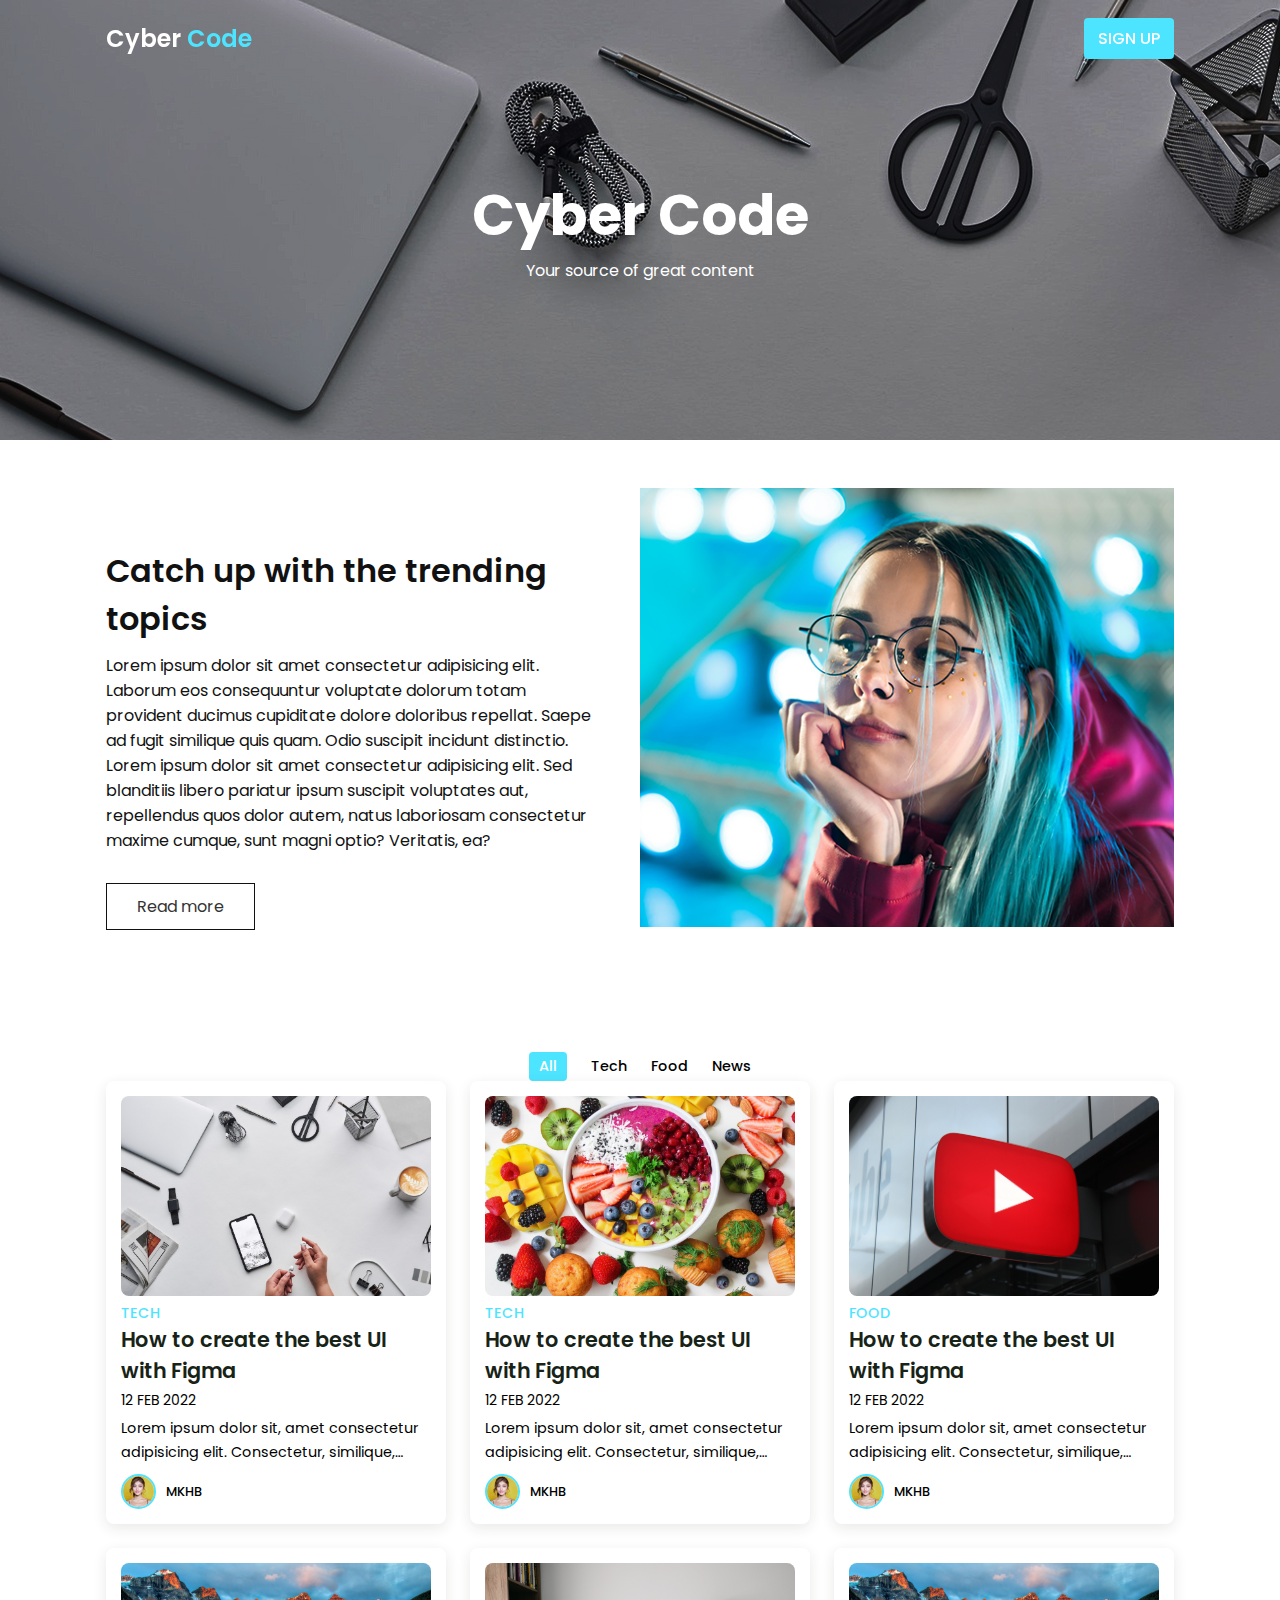
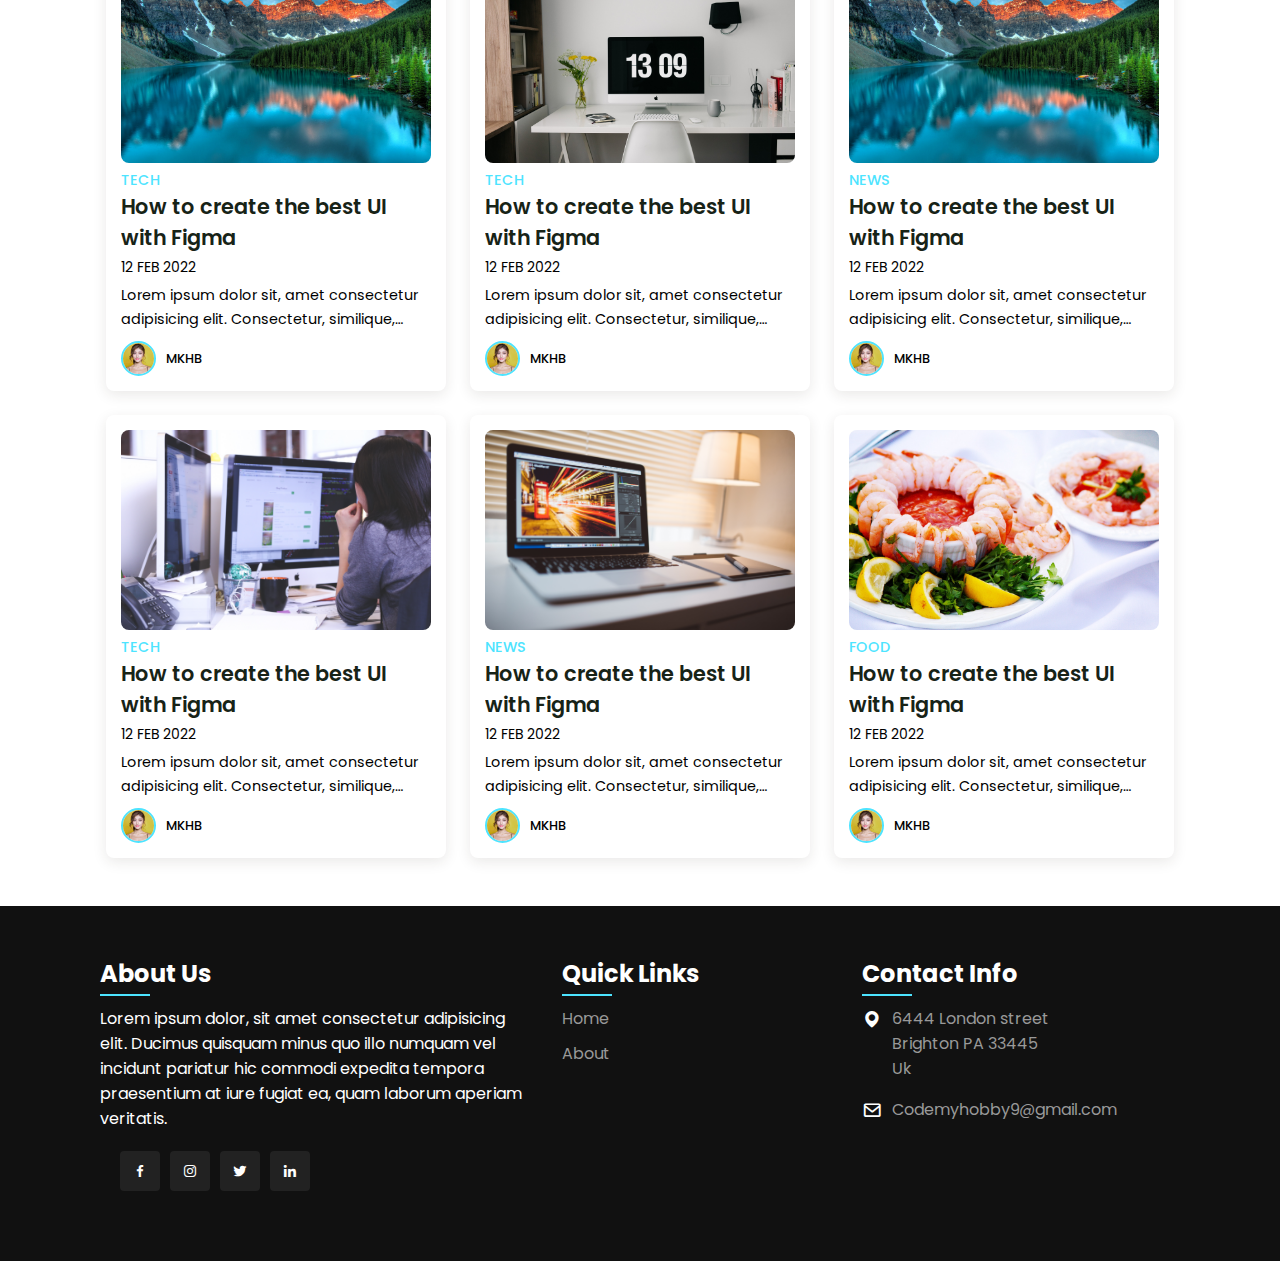
<file: blog/index.html>
<!DOCTYPE html>
<html lang="en">
<head>
    <meta charset="UTF-8">
    <meta http-equiv="X-UA-Compatible" content="IE=edge">
    <meta name="viewport" content="width=device-width, initial-scale=1.0">
    <title>Cyber Code</title>
    <!-- Box-icon -->
    <link href='https://unpkg.com/boxicons@2.1.4/css/boxicons.min.css' rel='stylesheet'>
    <link rel="stylesheet" href="style.css">
</head>
<body>
    <header>
        <div class="nav container">
            <a href="#" class="logo">Cyber <span>Code</span></a>
            <a href="#" class="login">Sign Up</a>
        </div>
    </header>

    <section class="home" id="home">
        <div class="home-text container">
            <h2 class="home-title">Cyber Code</h2>
            <span class="home-subtitle">Your source of great content</span>
        </div>
    </section>

    <section class="about container" id="about">
        <div class="contentBx">
            <h2 class="titleText">Catch up with the trending topics</h2>
            <p class="title-text">
                Lorem ipsum dolor sit amet consectetur adipisicing elit. Laborum eos consequuntur voluptate dolorum totam provident ducimus cupiditate dolore doloribus repellat. Saepe ad fugit similique quis quam. Odio suscipit incidunt distinctio.
                <br>Lorem ipsum dolor sit amet consectetur adipisicing elit. Sed blanditiis libero pariatur ipsum suscipit voluptates aut, repellendus quos dolor autem, natus laboriosam consectetur maxime cumque, sunt magni optio? Veritatis, ea?
            </p>
            <a href="#" class="btn2">Read more</a>
        </div>
        <div class="imgBx">
            <img src="images/about.png" alt="" class="fitBg">
        </div>
    </section>

    <div class="post-filter container">
        <span class="filter-item active-filter" data-filter="all">All</span>
        <span class="filter-item" data-filter="tech">Tech</span>
        <span class="filter-item" data-filter="food">Food</span>
        <span class="filter-item" data-filter="news">News</span>
    </div>
    
    <div class="post container">
        <!-- Post 1 -->
        <div class="post-box tech">
            <img src="images/img1.jpg" alt="" class="post-img">
            <h2 class="category">Tech</h2>
            <a href="#" class="post-title">How to create the best UI with Figma</a>
            <span class="post-date">12 Feb 2022</span>
            <p class="post-description">Lorem ipsum dolor sit, amet consectetur adipisicing elit. Consectetur, similique, rerum excepturi harum, vitae facilis corrupti vel modi debitis est perferendis aut quasi ea unde repudiandae iste architecto. Corporis, voluptates.</p>
            <div class="profile">
                <img src="images/testi1.jpg" alt="" class="profile-img">
                <span class="profile-name">MKHB</span>
            </div>
        </div>
        <!-- Post 2 -->
        <div class="post-box food">
            <img src="images/img2.jpg" alt="" class="post-img">
            <h2 class="category">Tech</h2>
            <a href="#" class="post-title">How to create the best UI with Figma</a>
            <span class="post-date">12 Feb 2022</span>
            <p class="post-description">Lorem ipsum dolor sit, amet consectetur adipisicing elit. Consectetur, similique, rerum excepturi harum, vitae facilis corrupti vel modi debitis est perferendis aut quasi ea unde repudiandae iste architecto. Corporis, voluptates.</p>
            <div class="profile">
                <img src="images/testi1.jpg" alt="" class="profile-img">
                <span class="profile-name">MKHB</span>
            </div>
        </div>
        <!-- Post 3 -->
        <div class="post-box food">
            <img src="images/img3.jpg" alt="" class="post-img">
            <h2 class="category">Food</h2>
            <a href="#" class="post-title">How to create the best UI with Figma</a>
            <span class="post-date">12 Feb 2022</span>
            <p class="post-description">Lorem ipsum dolor sit, amet consectetur adipisicing elit. Consectetur, similique, rerum excepturi harum, vitae facilis corrupti vel modi debitis est perferendis aut quasi ea unde repudiandae iste architecto. Corporis, voluptates.</p>
            <div class="profile">
                <img src="images/testi1.jpg" alt="" class="profile-img">
                <span class="profile-name">MKHB</span>
            </div>
        </div>
        <!-- Post 4 -->
        <div class="post-box news">
            <img src="images/img4.jpg" alt="" class="post-img">
            <h2 class="category">Tech</h2>
            <a href="#" class="post-title">How to create the best UI with Figma</a>
            <span class="post-date">12 Feb 2022</span>
            <p class="post-description">Lorem ipsum dolor sit, amet consectetur adipisicing elit. Consectetur, similique, rerum excepturi harum, vitae facilis corrupti vel modi debitis est perferendis aut quasi ea unde repudiandae iste architecto. Corporis, voluptates.</p>
            <div class="profile">
                <img src="images/testi1.jpg" alt="" class="profile-img">
                <span class="profile-name">MKHB</span>
            </div>
        </div>
        <!-- Post 5 -->
        <div class="post-box tech">
            <img src="images/img5.jpg" alt="" class="post-img">
            <h2 class="category">Tech</h2>
            <a href="#" class="post-title">How to create the best UI with Figma</a>
            <span class="post-date">12 Feb 2022</span>
            <p class="post-description">Lorem ipsum dolor sit, amet consectetur adipisicing elit. Consectetur, similique, rerum excepturi harum, vitae facilis corrupti vel modi debitis est perferendis aut quasi ea unde repudiandae iste architecto. Corporis, voluptates.</p>
            <div class="profile">
                <img src="images/testi1.jpg" alt="" class="profile-img">
                <span class="profile-name">MKHB</span>
            </div>
        </div>
        <!-- Post 6 -->
        <div class="post-box news">
            <img src="images/img4.jpg" alt="" class="post-img">
            <h2 class="category">News</h2>
            <a href="#" class="post-title">How to create the best UI with Figma</a>
            <span class="post-date">12 Feb 2022</span>
            <p class="post-description">Lorem ipsum dolor sit, amet consectetur adipisicing elit. Consectetur, similique, rerum excepturi harum, vitae facilis corrupti vel modi debitis est perferendis aut quasi ea unde repudiandae iste architecto. Corporis, voluptates.</p>
            <div class="profile">
                <img src="images/testi1.jpg" alt="" class="profile-img">
                <span class="profile-name">MKHB</span>
            </div>
        </div>
        <!-- Post 7 -->
        <div class="post-box tech">
            <img src="images/img7.jpg" alt="" class="post-img">
            <h2 class="category">Tech</h2>
            <a href="#" class="post-title">How to create the best UI with Figma</a>
            <span class="post-date">12 Feb 2022</span>
            <p class="post-description">Lorem ipsum dolor sit, amet consectetur adipisicing elit. Consectetur, similique, rerum excepturi harum, vitae facilis corrupti vel modi debitis est perferendis aut quasi ea unde repudiandae iste architecto. Corporis, voluptates.</p>
            <div class="profile">
                <img src="images/testi1.jpg" alt="" class="profile-img">
                <span class="profile-name">MKHB</span>
            </div>
        </div>
        <!-- Post 1 -->
        <div class="post-box news">
            <img src="images/img8.jpg" alt="" class="post-img">
            <h2 class="category">News</h2>
            <a href="#" class="post-title">How to create the best UI with Figma</a>
            <span class="post-date">12 Feb 2022</span>
            <p class="post-description">Lorem ipsum dolor sit, amet consectetur adipisicing elit. Consectetur, similique, rerum excepturi harum, vitae facilis corrupti vel modi debitis est perferendis aut quasi ea unde repudiandae iste architecto. Corporis, voluptates.</p>
            <div class="profile">
                <img src="images/testi1.jpg" alt="" class="profile-img">
                <span class="profile-name">MKHB</span>
            </div>
        </div>
        <!-- Post 9 -->
        <div class="post-box food">
            <img src="images/img10.jpg" alt="" class="post-img">
            <h2 class="category">Food</h2>
            <a href="#" class="post-title">How to create the best UI with Figma</a>
            <span class="post-date">12 Feb 2022</span>
            <p class="post-description">Lorem ipsum dolor sit, amet consectetur adipisicing elit. Consectetur, similique, rerum excepturi harum, vitae facilis corrupti vel modi debitis est perferendis aut quasi ea unde repudiandae iste architecto. Corporis, voluptates.</p>
            <div class="profile">
                <img src="images/testi1.jpg" alt="" class="profile-img">
                <span class="profile-name">MKHB</span>
            </div>
        </div>
    </div>

    <footer>
        <div class="footer-container">
            <div class="sec aboutus">
                <h2>About Us</h2>
                <p>Lorem ipsum dolor, sit amet consectetur adipisicing elit. Ducimus quisquam minus quo illo numquam vel incidunt pariatur hic commodi expedita tempora praesentium at iure fugiat ea, quam laborum aperiam veritatis.</p>
                <ul class="sci">
                    <li><a href="#"><i class="bx bxl-facebook"></i></a></li>
                    <li><a href="#"><i class="bx bxl-instagram"></i></a></li>
                    <li><a href="#"><i class="bx bxl-twitter"></i></a></li>
                    <li><a href="#"><i class="bx bxl-linkedin"></i></a></li>
                </ul>
            </div>
            <div class="sec quicklinks">
                <h2>Quick Links</h2>
                <ul>
                    <li><a href="#">Home</a></li>
                    <li><a href="#">About</a></li>
                </ul>
            </div>
            <div class="sec contactBx">
                <h2>Contact Info</h2>
                <ul class="info">
                    <li>
                        <span><i class='bx bxs-map'></i></span>
                        <span>6444 London street <br> Brighton PA 33445 <br> Uk</span>
                    </li>
                    <li>
                        <span><i class='bx bx-envelope' ></i></span>
                        <p><a href="mailto:codemyhobby9@gmail.com">Codemyhobby9@gmail.com</a></p>
                    </li>
                </ul>
            </div>
        </div>
    </footer>

    <script src="https://cdnjs.cloudflare.com/ajax/libs/jquery/3.6.1/jquery.min.js" integrity="sha512-aVKKRRi/Q/YV+4mjoKBsE4x3H+BkegoM/em46NNlCqNTmUYADjBbeNefNxYV7giUp0VxICtqdrbqU7iVaeZNXA==" crossorigin="anonymous" referrerpolicy="no-referrer"></script>
    <script src="main.js"></script>
</body>
</html>
</file>
<file: blog/style.css>
@import url('https://fonts.googleapis.com/css2?family=Poppins:ital,wght@0,600;0,700;1,400&display=swap');
*{
    font-family: 'Poppins', sans-serif;
    margin: 0;
    padding: 0;
    scroll-behavior: smooth;
    scroll-padding-top: 2rem;
    box-sizing: border-box;
}

/* root values */
:root{
    --container-color: #1a1e21;
    --second-color: rgba(77, 228, 255);
    --text-color: #172317;
    --bg-color: #fff;
}

::selection{
    color: var(--bg-color);
    background: var(--second-color);
}

a{
    text-decoration: none;
}

li{
    list-style: none;
}

img{
    width: 100%;
}

section{
    padding: 3rem 0 2rem;
}

.container{
    max-width: 1068px;
    margin: auto;
    width: 100%;
}

a{
    color: #fff;
}

/* Header */
header{
    position: fixed;
    top: 0;
    left: 0;
    width: 100%;
    z-index: 200;
}

header.shadow{
    background: var(--bg-color);
    box-shadow: 0 1px 4px hsl(0 4% 14% / 10%);
    transition: .5s;
}

header.shadow .logo{
    color: var(--text-color);
}

.nav{
    display: flex;
    align-items: center;
    justify-content: space-between;
    padding: 18px 0;
}

.logo{
    font-size: 1.5rem;
    font-weight: 600;
    color: var(--bg-color);
}

.logo span{
    color: var(--second-color);
}

.login{
    padding: 8px 14px;
    text-transform: uppercase;
    font-weight: 500;
    border-radius: 4px;
    background: var(--second-color);
    color: var(--bg-color);
}

.login:hover{
    background: hsl(199, 98%, 56%);
    transition: .5s;
}

.home{
    width: 100%;
    min-height: 440px;
    background: url("images/banner2.png");
    display: grid;
    justify-content: center;
    align-items: center;
}

.home-text{
    color: var(--bg-color);
    text-align: center;
}

.home-title{
    font-size: 3.5rem;
}

.home-subtitle{
    font-size: 1rem;
    font-weight: 400;
}

.about{
    position: relative;
    width: 100%;
    display: flex !important;
    justify-content: center;
    align-items: center;
}

.about .contentBx{
    max-width: 50%;
    width: 50%;
    text-align: left;
    padding-right: 40px;
}

.titleText{
    font-weight: 600;
    color: #111;
    font-size: 2rem;
    margin-bottom: 10px;
}

.title-text{
    color: #111;
    font-size: 1em;
}

.about .imgBx{
    position: relative;
    min-width: 50%;
    width: 50%;
    min-height: 500px;
}

.btn2{
    position: relative;
    display: inline-block;
    margin-top: 30px;
    padding: 10px 30px;
    background: #fff;
    border: .8px solid #111;
    color: #333;
    text-decoration: none;
    transition: 0.5s;
}

.btn2:hover{
    background-color: var(--second-color);
    border: none;
    color: #fff;
}

.post-filter{
    display: flex;
    justify-content: center;
    align-items: center;
    column-gap: 1.5rem;
    margin-top: 2rem !important;
}

.filter-item{
    font-size: 0.9rem;
    font-weight: 500;
    cursor: pointer;
}

.active-filter{
    background: var(--second-color);
    color: var(--bg-color);
    padding: 4px 10px;
    border-radius: 4px;
}

.post{
    display: grid;
    grid-template-columns: repeat(auto-fit, minmax(280px, auto));
    justify-content: center;
    gap: 1.5rem;
}

.post-box{
    background: var(--bg-color);
    box-shadow: 0 4px 14px hsl(35deg 25% 15% / 10%);
    padding: 15px;
    border-radius: 0.5rem;
}

.post-img{
    width: 100%;
    height: 200px;
    object-fit: cover;
    object-position: center;
    border-radius: 0.5rem;
}

.category{
    font-size: 0.9rem;
    font-weight: 500;
    text-transform: uppercase;
    color: var(--second-color);
}

.post-title{
    font-size: 1.3rem;
    font-weight: 600;
    color: var(--text-color);
    display: -webkit-box;
    -webkit-line-clamp: 2;
    -webkit-box-orient: vertical;
    overflow: hidden;
}

.post-date{
    display: flex;
    font-size: 0.875rem;
    text-transform: uppercase;
    margin-top: 4px;
    font-weight: 400;
}

.post-description{
    font-size: 0.9rem;
    line-height: 1.5rem;
    margin: 5px 0 10px;
    display: -webkit-box;
    -webkit-line-clamp: 2;
    -webkit-box-orient: vertical;
    overflow: hidden;
}

.profile{
    display: flex;
    align-items: center;
    gap: 10px;
}

.profile-img{
    width: 35px;
    height: 35px;
    border-radius: 50%;
    object-fit: cover;
    object-position: center;
    border: 2px solid var(--second-color);
}

.profile-name{
    font-size: .8rem;
    font-weight: 500;
}

footer{
    position: relative;
    width: 100%;
    height: auto;
    padding: 50px 100px;
    margin-top: 3rem;
    background: #111;
    display: flex;
    font-family: sans-serif;
    justify-content: space-between;
}

.footer-container{
    display: flex;
    justify-content: space-between;
    flex-wrap: wrap;
    flex-direction: row;
}

.footer-container .sec{
    margin-right: 30px;
}

.footer-container .sec.aboutus{
    width: 40%;
}

.footer-container h2{
    position: relative;
    color: #fff;
    margin-bottom: 15px;
}

.footer-container h2::before{
    content: '';
    position: absolute;
    bottom: -5px;
    left: 0;
    width: 50px;
    height: 2px;
    background: rgb(77, 228, 255);
}

footer p{
    color: #fff;
}

.sci{
    margin: 20px;
    display: flex;
}

.sci li{
    list-style: none;
}

.sci li a{
    display: inline-block;
    width: 40px;
    height: 40px;
    background: #222;
    display: flex;
    justify-content: center;
    align-items: center;
    margin-right: 10px;
    text-decoration: none;
    border-radius: 4px;
    transition: .5s;
}

.sci li a:hover{
    background: rgb(77, 228, 255);
}

.sci i a .bx{
    color: #fff;
    font-size: 20px;
}

.quicklinks{
    position: relative;
    width: 25%;
}

.quicklinks ul li{
    list-style: none;
}

.quicklinks ul li a{
    color: #999;
    text-decoration: none;
    margin-bottom: 10px;
    display: inline-block;
    transition: .3s;
}

.quicklinks ul li a:hover{
    color: #fff;
}

.footer-container .contactBx{
    width: calc(35% - 60px);
    margin-right: 0 !important;
}

.contactBx .info{
    position: relative;
}

.contactBx .info li{
    display: flex !important;
    margin-bottom: 16px;
}

.contactBx .info li span:nth-child(1){
    color: #fff;
    font-size: 20px;
    margin-right: 10px;
}

.contactBx .info li span{
    color: #999;
}

.contactBx .info li a{
    color: #999;
    text-decoration: none;
    transition: .5s;
}

.contactBx .info li a:hover{
    color: #fff;
}

@media (max-width: 1060px){
    .container{
        margin: 0 auto;
        width: 95%;
    }

    .home-text{
        width: 100%
    }
}

@media (max-width: 768px){
    .nav{
        padding: 10px 0;
    }

    section{
        padding: 2rem 0 !important;
    }

    .header-content{
        margin-top: 3rem !important;
    }

    .home{
        min-height: 380px;
    }

    .home-title{
        font-size: 3rem;
    }

    .header-title{
        font-size: 2rem;
    }

    .header-img{
        height: 370px;
    }

    .about{
        flex-direction: column;
    }

    .about .contentBx{
        min-width: 100%;
        width: 100%;
        text-align: center;
        padding-right: 0px;
    }

    .about .contentBx,
    .about .imgBx{
        min-width: 100%;
        width: 100%;
        padding-right: 0px;
        text-align: center;
    }

    .about .imgBx{
        min-height: 250px;
    }

    .btn2{
        margin-bottom: 30px;
    }

    .post-header{
        height: 435px;
    }

    .post-header{
        margin-top: 9rem !important;
    }
}

@media (max-width: 570px){
    .post-header{
        height: 390px;
    }

    .header-title{
        width: 100%;
    }

    .header-img{
        height: 340px;
    }
}

@media (max-width: 396px){
    .home-title{
        font-size: 2rem;
    }

    .home-subtitle{
        font-size: 0.9rem;
    }

    .home{
        min-height: 300px;
    }

    .post-box{
        padding: 10px;
    }

    .header-title{
        font-size: 1.4rem;
    }

    .header-img{
        height: 240px;
    }

    .post-header{
        height: 335px;
    }

    .header-img{
        height: 340px;
    }
}

/* Footer Media Query */
@media (max-width: 991px){
    footer{
        padding: 40px;
        font-size: 20px;
    }

    footer .footer-container{
        flex-direction: column;
    }

    footer .footer-container .sec{
        margin-right: 0;
        margin-bottom: 40px;
    }

    footer .footer-container .sec.aboutus{
        width: 100% !important;
    }

    footer .footer-container .quicklinks{
        width: 100%;
    }

    footer .footer-container .contactBx{
        width: 100%;
    }
}
</file>
